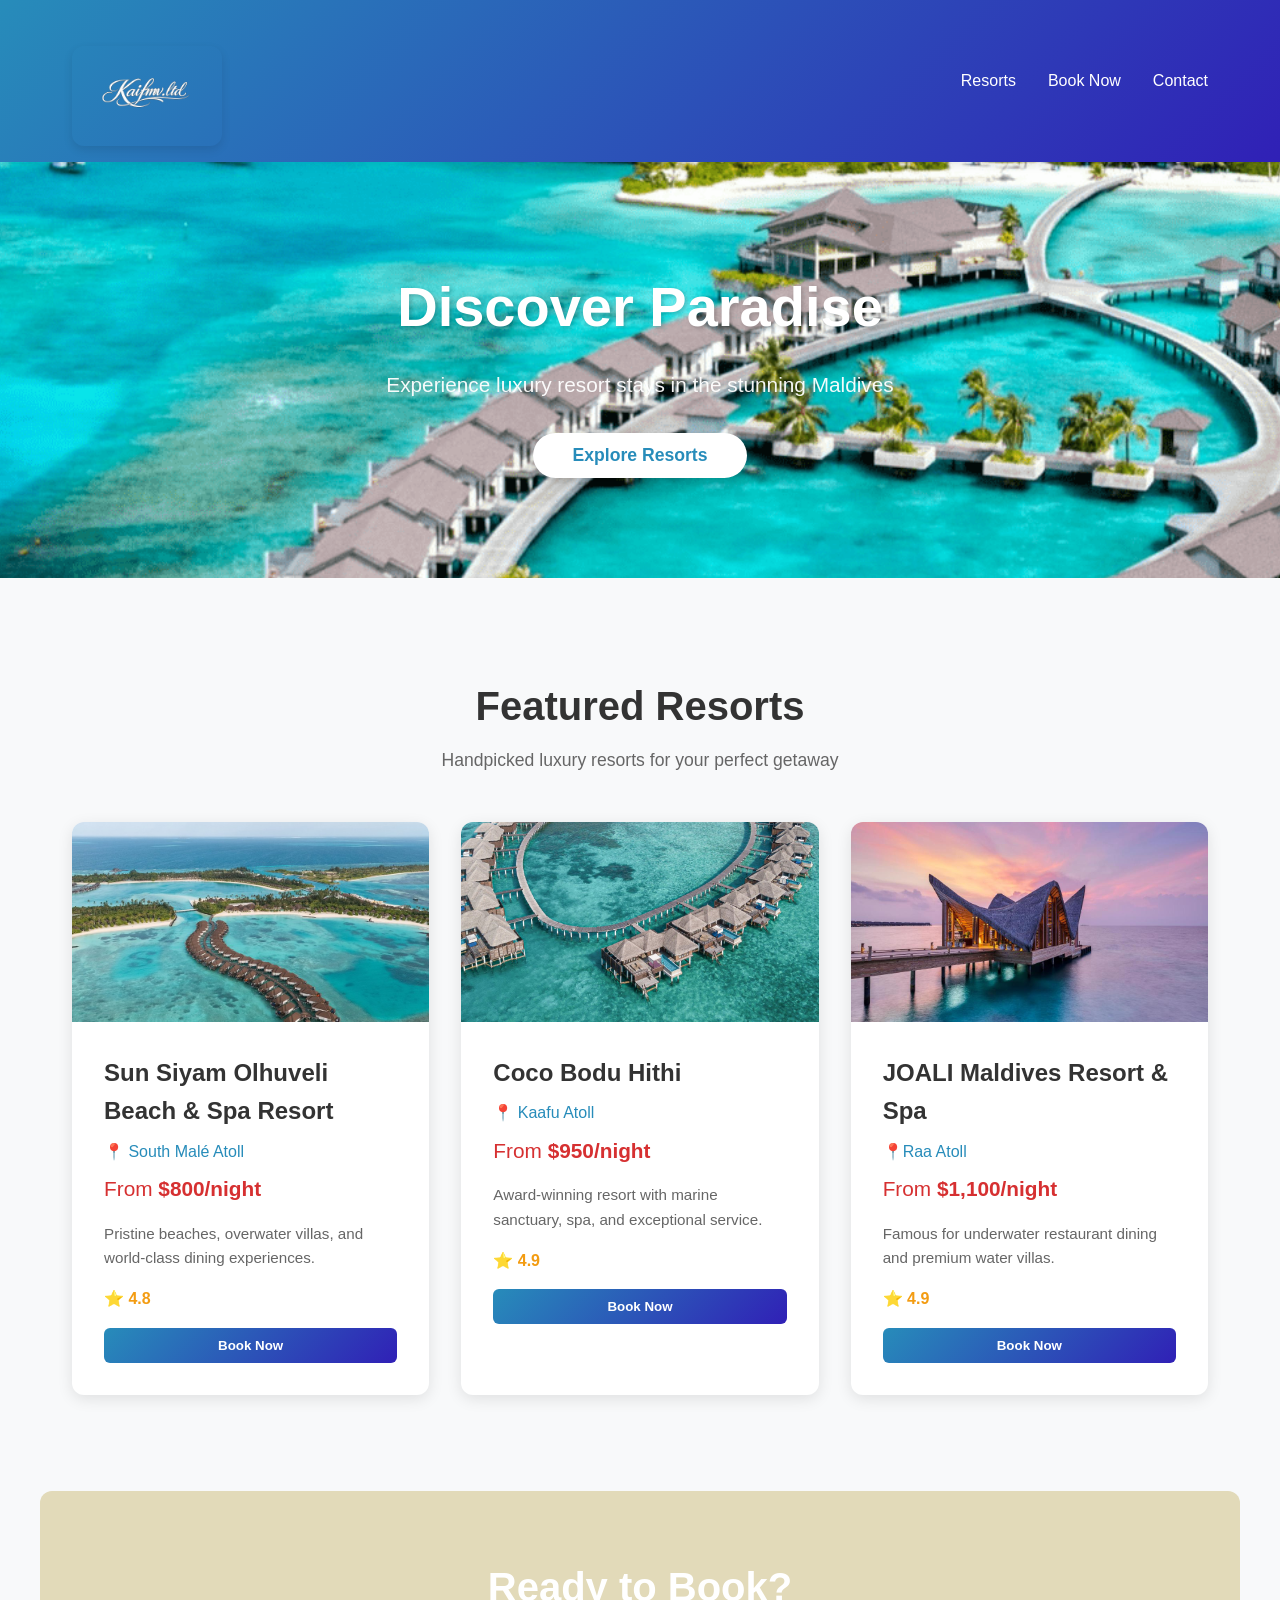
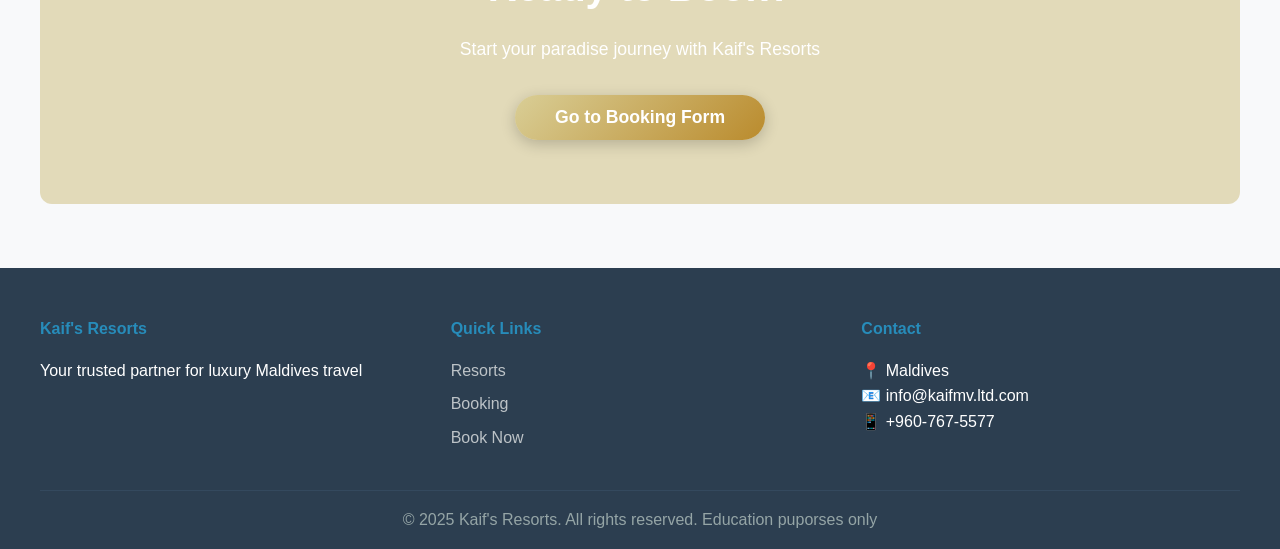
<file: kaiftrvl.mv/Index.html>
<!DOCTYPE html>
<html lang="en">
<head>
  <meta charset="UTF-8">
  <meta name="viewport" content="width=device-width, initial-scale=1.0">
  <title>Kaif's Luxury Resorts - Maldives</title>
  <link rel="stylesheet" href="style.css">
</head>
<body>
  <header class="navbar">
    <div class="navbar-container">
      <img src="kaifmv logo/kaifmv logo.png" alt="Kaif's Resorts Logo" class="logo">
      <nav class="nav-links">
        <a href="#resorts">Resorts</a>
        <a href="#booking">Book Now</a>
        <a href="#contact">Contact</a>
      </nav>
    </div>
  </header>

  <section class="hero">
    <div class="hero-content">
      <h1>Discover Paradise</h1>
      <p>Experience luxury resort stays in the stunning Maldives</p>
      <button class="cta-button" onclick="document.getElementById('resorts').scrollIntoView();">Explore Resorts</button>
    </div>
  </section>

  <section id="resorts" class="resorts-section">
    <h2>Featured Resorts</h2>
    <p class="section-subtitle">Handpicked luxury resorts for your perfect getaway</p>
    
    <div class="resorts-grid">
      <div class="resort-card">
        <div class="resort-image" style="background: url('sunsiyam/sunsiyam.jpg'); background-size: cover; background-position: center;"></div>
        <div class="resort-info">
          <h3>Sun Siyam Olhuveli Beach & Spa Resort</h3>
          <p class="location">📍 South Malé Atoll </p>
          <p class="price">From <strong>$800/night</strong></p>
          <p class="description">Pristine beaches, overwater villas, and world-class dining experiences.</p>
          <div class="rating">⭐ 4.8</div>
          <button class="details-btn" onclick="goToBooking()">Book Now</button>
        </div>
      </div>

      <div class="resort-card">
        <div class="resort-image" style="background: url('coco bodu/coco bodu.jpg'); background-size: cover; background-position: center;"></div>
        <div class="resort-info">
          <h3>Coco Bodu Hithi</h3>
          <p class="location">📍 Kaafu Atoll</p>
          <p class="price">From <strong>$950/night</strong></p>
          <p class="description">Award-winning resort with marine sanctuary, spa, and exceptional service.</p>
          <div class="rating">⭐ 4.9</div>
          <button class="details-btn" onclick="goToBooking()">Book Now</button>
        </div>
      </div>

      <div class="resort-card">
        <div class="resort-image" style="background: url('Joali/jaoli.jpg'); background-size: cover; background-position: center;"></div>
        <div class="resort-info">
          <h3> JOALI Maldives Resort & Spa</h3>
          <p class="location">📍Raa Atoll </p>
          <p class="price">From <strong>$1,100/night</strong></p>
          <p class="description">Famous for underwater restaurant dining and premium water villas.</p>
          <div class="rating">⭐ 4.9</div>
          <button class="details-btn" onclick="goToBooking()">Book Now</button>
        </div>
      </div>
    </div>
  </section>

  <section id="booking" class="booking-preview">
    <h2>Ready to Book?</h2>
    <p>Start your paradise journey with Kaif's Resorts</p>
    <button class="cta-button" onclick="goToBooking()">Go to Booking Form</button>
  </section>

  <footer id="contact" class="footer">
    <div class="footer-content">
      <div class="footer-section">
        <h4>Kaif's Resorts</h4>
        <p>Your trusted partner for luxury Maldives travel</p>
      </div>
      <div class="footer-section">
        <h4>Quick Links</h4>
        <ul>
          <li><a href="#resorts">Resorts</a></li>
          <li><a href="#booking">Booking</a></li>
          <li><a href="booking.html">Book Now</a></li>
        </ul>
      </div>
      <div class="footer-section">
        <h4>Contact</h4>
        <p>📍 Maldives</p>
        <p>📧 info@kaifmv.ltd.com</p>
        <p>📱 +960-767-5577</p>
      </div>
    </div>
    <p class="footer-bottom">© 2025 Kaif's Resorts. All rights reserved. Education puporses only</p>
  </footer>

  <script src="script.js"></script>
</body>
</html>
</file>
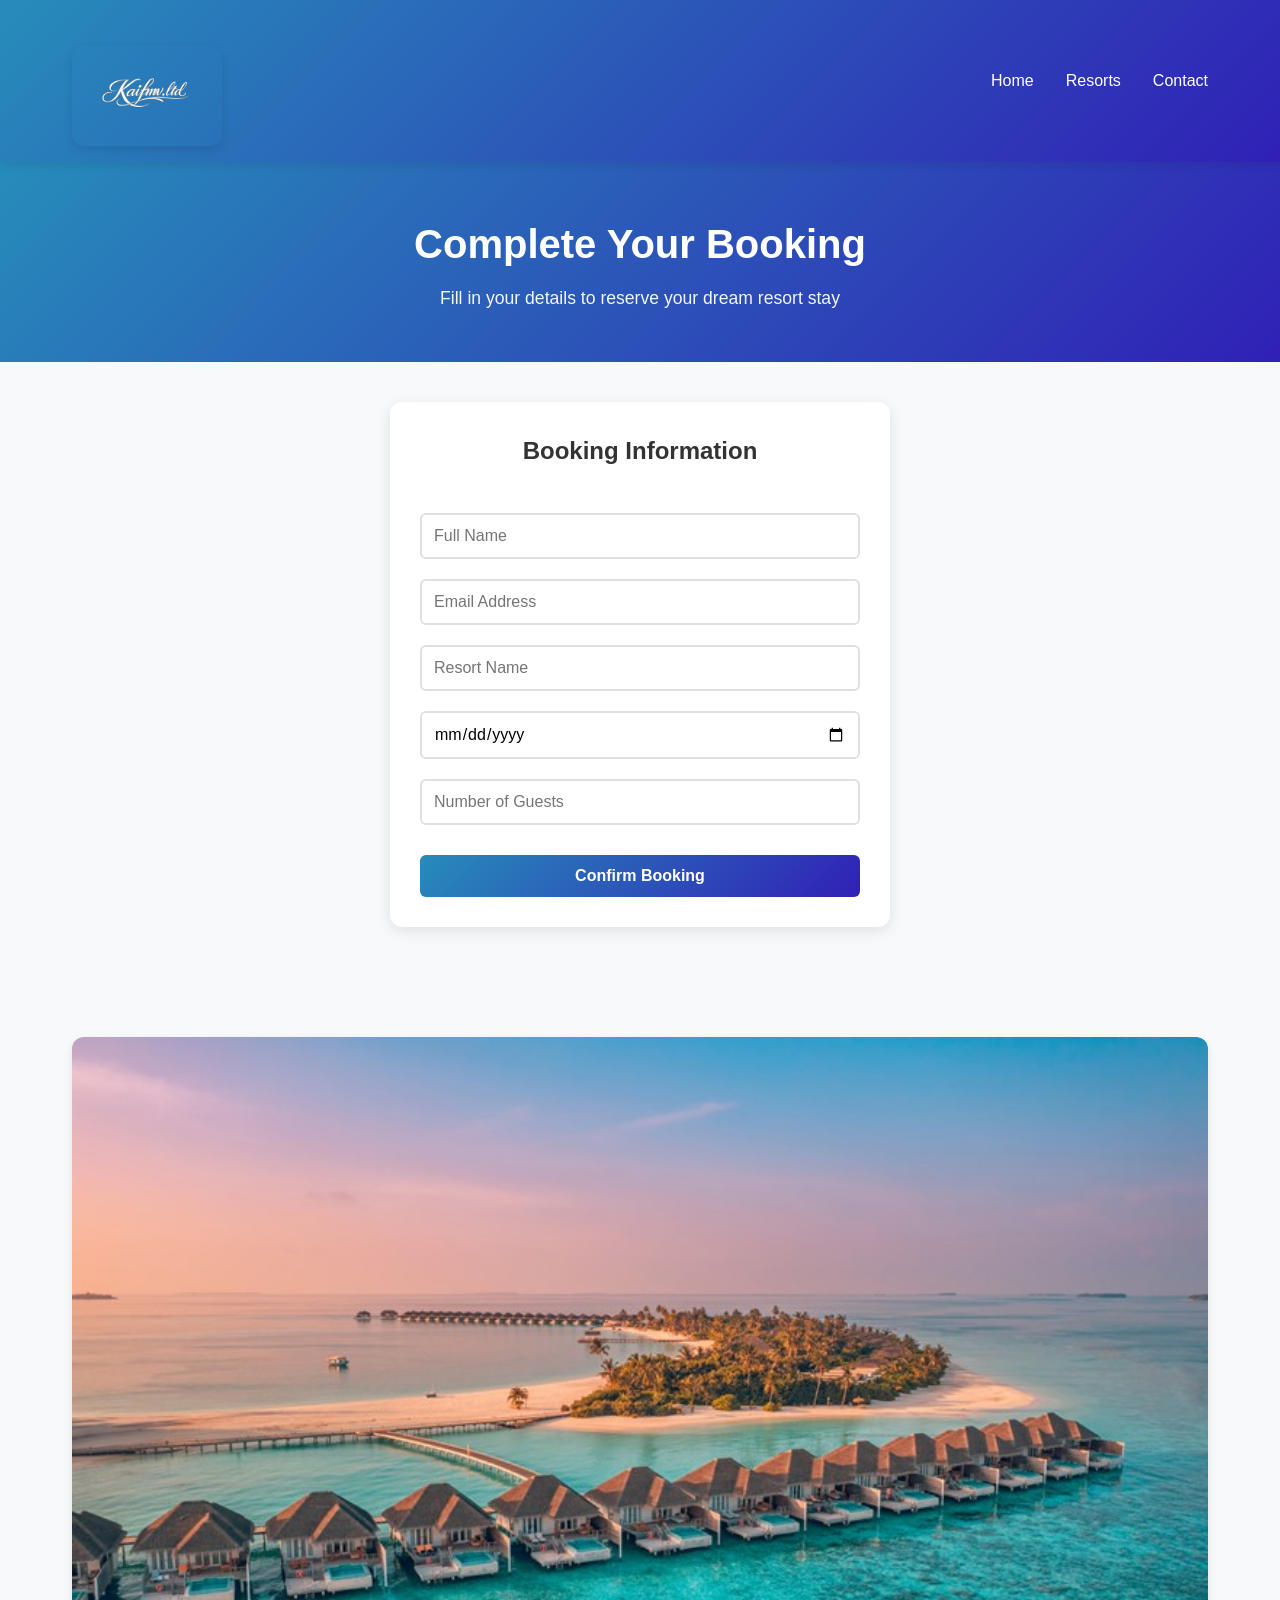
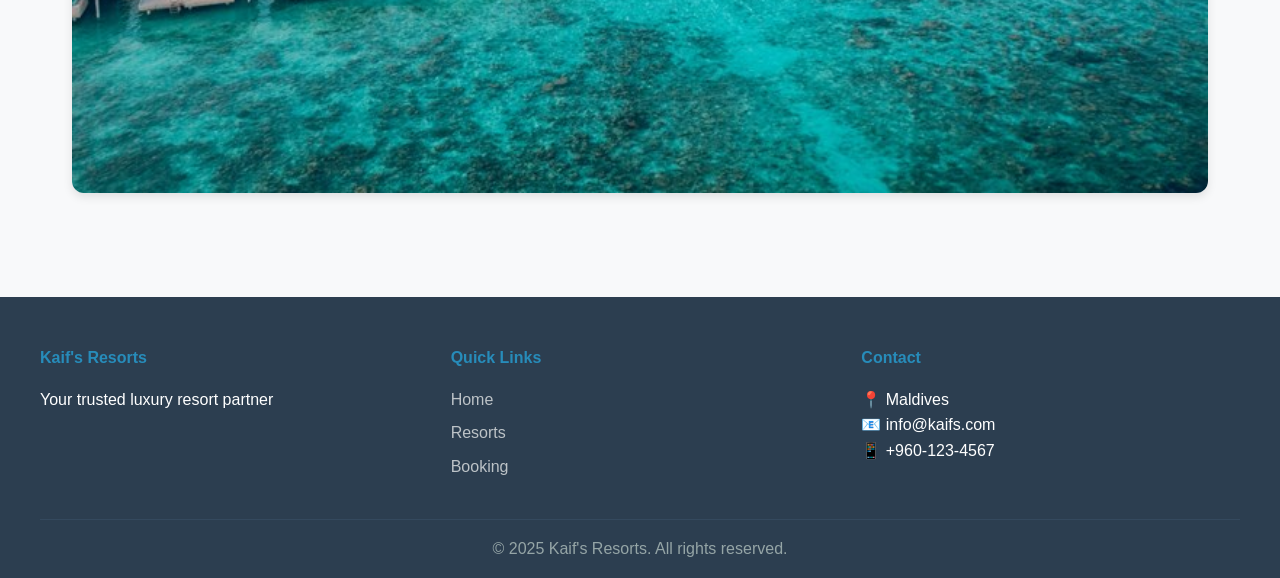
<file: kaiftrvl.mv/booking.html>
<!DOCTYPE html>
<html lang="en">
<head>
  <meta charset="UTF-8">
  <meta name="viewport" content="width=device-width, initial-scale=1.0">
  <title>Book Your Resort - Kaif's Resorts</title>
  <link rel="stylesheet" href="style.css">
</head>
<body>
  <header class="navbar">
    <div class="navbar-container">
      <img src="kaifmv logo/kaifmv logo.png" alt="Kaif's Resorts Logo" class="logo">
      <nav class="nav-links">
        <a href="Index.html">Home</a>
        <a href="Index.html#resorts">Resorts</a>
        <a href="#contact">Contact</a>
      </nav>
    </div>
  </header>

  <div class="booking-hero">
    <h1>Complete Your Booking</h1>
    <p>Fill in your details to reserve your dream resort stay</p>
  </div>

  <form onsubmit="submitForm(event)">
    <h2>Booking Information</h2>
    <input type="text" placeholder="Full Name" name="fullName" required>
    <input type="email" placeholder="Email Address" name="email" required>
    <input type="text" placeholder="Resort Name" name="resort" required>
    <input type="date" placeholder="Check-in Date" name="checkInDate" required>
    <input type="number" placeholder="Number of Guests" id="guestCount" name="guestCount" min="1" max="10" required onchange="generateGuestFields()">
    
    <div id="guestNamesContainer" style="display: none; margin-top: 20px;">
      <h3 style="color: #333; margin-bottom: 15px;">Guest Names</h3>
      <div id="guestNameFields"></div>
    </div>
    
    <button type="submit">Confirm Booking</button>
  </form>

  <div style="max-width: 1200px; margin: 3rem auto; padding: 2rem;">
    <img src="resort image/ssiv_general_04.jpg" alt="Resort image" style="width: 100%; border-radius: 12px;">
  </div>

  <footer class="footer">
    <div class="footer-content">
      <div class="footer-section">
        <h4>Kaif's Resorts</h4>
        <p>Your trusted luxury resort partner</p>
      </div>
      <div class="footer-section">
        <h4>Quick Links</h4>
        <ul>
          <li><a href="Index.html">Home</a></li>
          <li><a href="Index.html#resorts">Resorts</a></li>
          <li><a href="booking.html">Booking</a></li>
        </ul>
      </div>
      <div class="footer-section">
        <h4>Contact</h4>
        <p>📍 Maldives</p>
        <p>📧 info@kaifs.com</p>
        <p>📱 +960-123-4567</p>
      </div>
    </div>
    <p class="footer-bottom">© 2025 Kaif's Resorts. All rights reserved.</p>
  </footer>

  <script>
    function generateGuestFields() {
      const guestCount = document.getElementById('guestCount').value;
      const container = document.getElementById('guestNameFields');
      const guestNamesContainer = document.getElementById('guestNamesContainer');
      
      container.innerHTML = '';
      
      if (guestCount && guestCount > 0) {
        guestNamesContainer.style.display = 'block';
        
        for (let i = 1; i <= guestCount; i++) {
          const input = document.createElement('input');
          input.type = 'text';
          input.placeholder = `Guest ${i} Name`;
          input.required = true;
          input.style.marginBottom = '10px';
          container.appendChild(input);
        }
      } else {
        guestNamesContainer.style.display = 'none';
      }
    }
    
    function submitForm(e) {
      e.preventDefault();
      window.location.href = "thankyou.html";
    }
  </script>
</body>
</html>
</file>
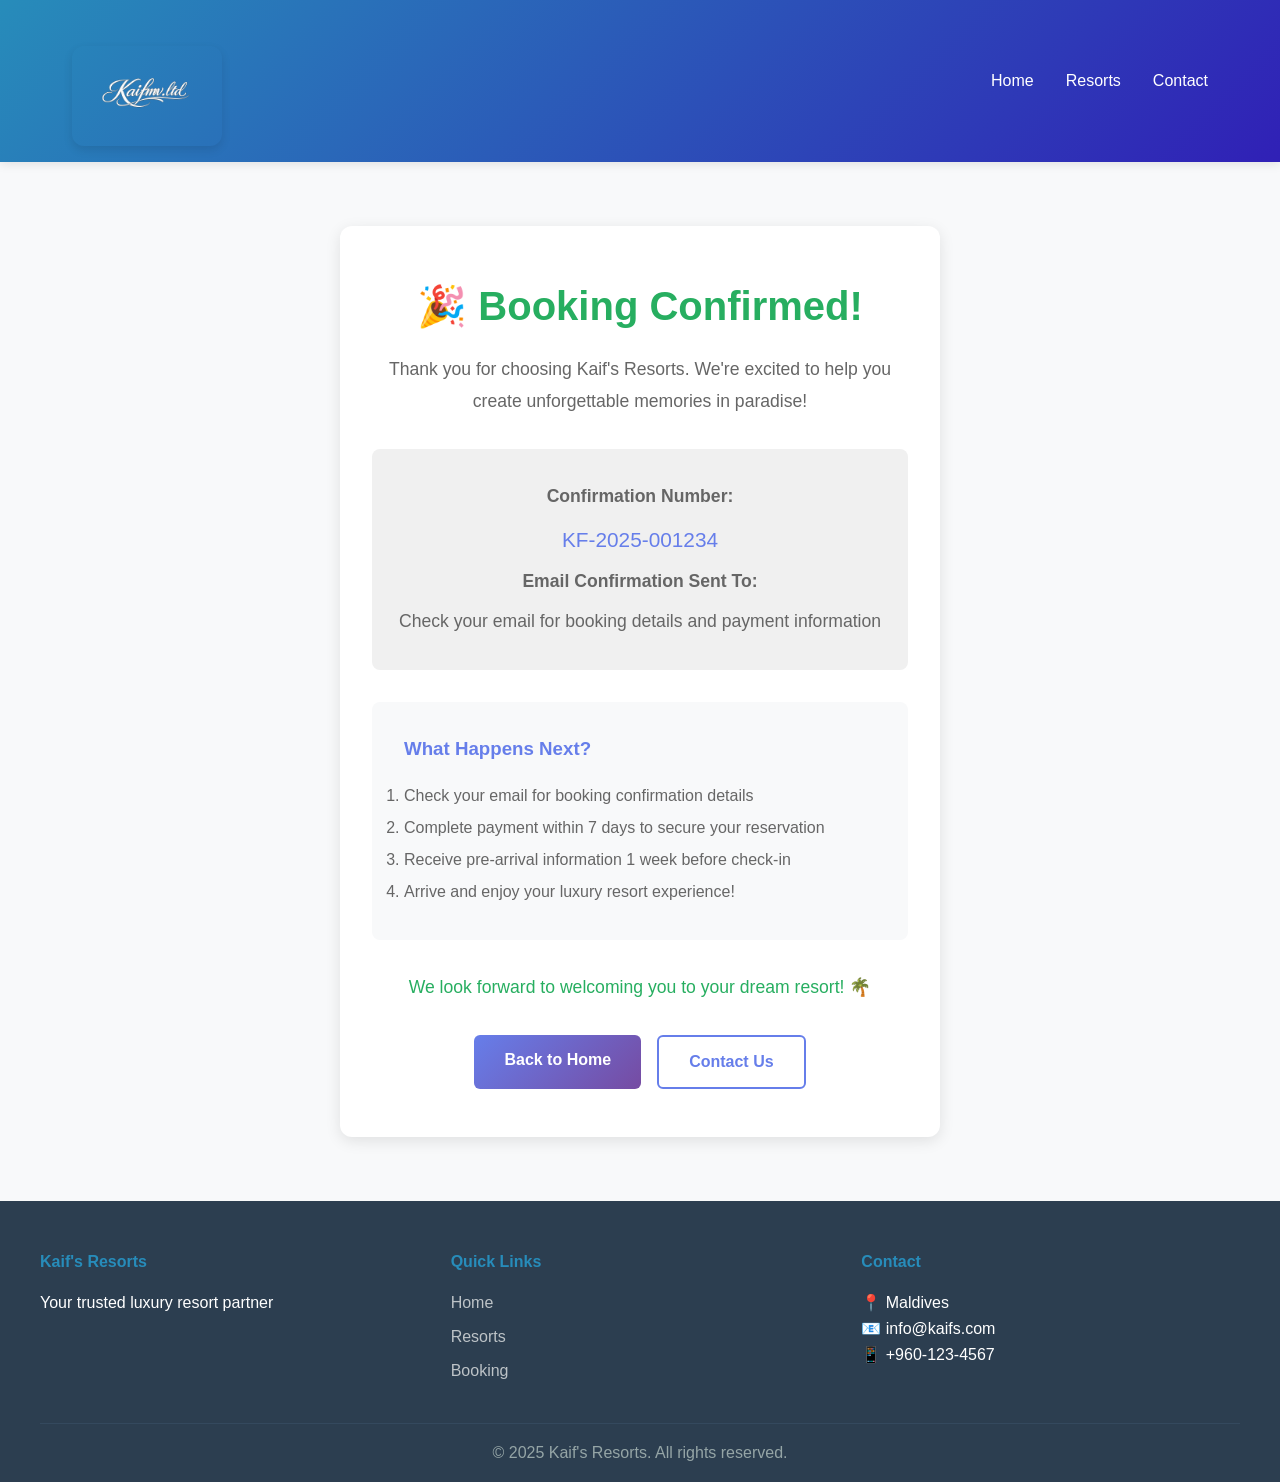
<file: kaiftrvl.mv/thankyou.html>
<!DOCTYPE html>
<html lang="en">
<head>
  <meta charset="UTF-8">
  <meta name="viewport" content="width=device-width, initial-scale=1.0">
  <title>Booking Confirmed - Kaif's Resorts</title>
  <link rel="stylesheet" href="style.css">
  <style>
    .thank-you-section {
      max-width: 600px;
      margin: 4rem auto;
      padding: 3rem 2rem;
      background: white;
      border-radius: 12px;
      box-shadow: 0 4px 15px rgba(0, 0, 0, 0.1);
      text-align: center;
    }
    
    .thank-you-section h1 {
      color: #27ae60;
      font-size: 2.5rem;
      margin-bottom: 1rem;
    }
    
    .thank-you-section p {
      color: #666;
      font-size: 1.1rem;
      margin-bottom: 2rem;
      line-height: 1.8;
    }
    
    .confirmation-number {
      background: #f0f0f0;
      padding: 1.5rem;
      border-radius: 8px;
      margin: 2rem 0;
      color: #333;
    }
    
    .confirmation-number p {
      margin: 0.5rem 0;
      font-weight: 500;
    }
    
    .next-steps {
      text-align: left;
      background: #f8f9fa;
      padding: 2rem;
      border-radius: 8px;
      margin: 2rem 0;
    }
    
    .next-steps h3 {
      color: #667eea;
      margin-bottom: 1rem;
    }
    
    .next-steps ol {
      color: #666;
      line-height: 2;
    }
    
    .action-buttons {
      display: flex;
      gap: 1rem;
      justify-content: center;
      margin-top: 2rem;
      flex-wrap: wrap;
    }
    
    .home-btn, .contact-btn {
      padding: 12px 30px;
      border: none;
      border-radius: 6px;
      font-weight: bold;
      cursor: pointer;
      text-decoration: none;
      display: inline-block;
      transition: all 0.3s;
    }
    
    .home-btn {
      background: linear-gradient(135deg, #667eea 0%, #764ba2 100%);
      color: white;
    }
    
    .contact-btn {
      background: white;
      color: #667eea;
      border: 2px solid #667eea;
    }
    
    .home-btn:hover {
      transform: translateY(-2px);
      box-shadow: 0 4px 12px rgba(102, 126, 234, 0.4);
    }
    
    .contact-btn:hover {
      background: #f0f0f0;
    }
  </style>
</head>
<body>
  <header class="navbar">
    <div class="navbar-container">
      <img src="kaifmv logo/kaifmv logo.png" alt="Kaif's Resorts Logo" class="logo">
      <nav class="nav-links">
        <a href="Index.html">Home</a>
        <a href="Index.html#resorts">Resorts</a>
        <a href="#contact">Contact</a>
      </nav>
    </div>
  </header>

  <div class="thank-you-section">
    <h1>🎉 Booking Confirmed!</h1>
    <p>Thank you for choosing Kaif's Resorts. We're excited to help you create unforgettable memories in paradise!</p>
    
    <div class="confirmation-number">
      <p><strong>Confirmation Number:</strong></p>
      <p style="font-size: 1.3rem; color: #667eea;">KF-2025-001234</p>
      <p><strong>Email Confirmation Sent To:</strong></p>
      <p>Check your email for booking details and payment information</p>
    </div>

    <div class="next-steps">
      <h3>What Happens Next?</h3>
      <ol>
        <li>Check your email for booking confirmation details</li>
        <li>Complete payment within 7 days to secure your reservation</li>
        <li>Receive pre-arrival information 1 week before check-in</li>
        <li>Arrive and enjoy your luxury resort experience!</li>
      </ol>
    </div>

    <p style="color: #27ae60; font-weight: 500;">We look forward to welcoming you to your dream resort! 🌴</p>

    <div class="action-buttons">
      <a href="Index.html" class="home-btn">Back to Home</a>
      <a href="Index.html#contact" class="contact-btn">Contact Us</a>
    </div>
  </div>

  <footer class="footer">
    <div class="footer-content">
      <div class="footer-section">
        <h4>Kaif's Resorts</h4>
        <p>Your trusted luxury resort partner</p>
      </div>
      <div class="footer-section">
        <h4>Quick Links</h4>
        <ul>
          <li><a href="Index.html">Home</a></li>
          <li><a href="Index.html#resorts">Resorts</a></li>
          <li><a href="booking.html">Booking</a></li>
        </ul>
      </div>
      <div class="footer-section">
        <h4>Contact</h4>
        <p>📍 Maldives</p>
        <p>📧 info@kaifs.com</p>
        <p>📱 +960-123-4567</p>
      </div>
    </div>
    <p class="footer-bottom">© 2025 Kaif's Resorts. All rights reserved.</p>
  </footer>
</body>
</html>
</file>
<file: kaiftrvl.mv/style.css>
* {
  margin: 0;
  padding: 0;
  box-sizing: border-box;
}

body {
  font-family: 'Segoe UI', Tahoma, Geneva, Verdana, sans-serif;
  line-height: 1.6;
  color: #333;
  background-color: #f8f9fa;
}

/* Navbar */
.navbar {
  background: linear-gradient(135deg, #278cba 0%, #3020b6 100%);
  padding: 1rem 0;
  position: sticky;
  top: 0;
  z-index: 100;
  box-shadow: 0 2px 10px rgba(0, 0, 0, 0.1);
}

.navbar-container {
  max-width: 1200px;
  margin: 0 auto;
  display: flex;
  justify-content: space-between;
  align-items: center;
  padding: 0 2rem;
}

.logo {
  max-width: 150px;
  height: auto;
  object-fit: contain;
}

.nav-links {
  display: flex;
  gap: 2rem;
}

.nav-links a {
  color: white;
  text-decoration: none;
  font-weight: 500;
  transition: opacity 0.3s;
}

.nav-links a:hover {
  opacity: 0.8;
}

/* Hero Section */
.hero {
  background: url('discover paradise bg/discover paradise bg.png');
  background-size: cover;
  background-position: center;
  color: white;
  padding: 100px 2rem;
  text-align: center;
  background-attachment: fixed;
}

.hero-content {
  max-width: 1200px;
  margin: 0 auto;
}

.hero h1 {
  font-size: 3.5rem;
  margin-bottom: 1rem;
  text-shadow: 2px 2px 4px rgba(0, 0, 0, 0.2);
}

.hero p {
  font-size: 1.3rem;
  margin-bottom: 2rem;
  opacity: 0.95;
}

.cta-button {
  background: white;
  color: #278cba;
  padding: 12px 40px;
  border: none;
  border-radius: 50px;
  font-size: 1.1rem;
  font-weight: bold;
  cursor: pointer;
  transition: all 0.3s;
  box-shadow: 0 4px 15px rgba(0, 0, 0, 0.2);
}

.cta-button:hover {
  transform: translateY(-3px);
  box-shadow: 0 6px 20px rgba(0, 0, 0, 0.3);
}

/* Resorts Section */
.resorts-section {
  max-width: 1200px;
  margin: 4rem auto;
  padding: 2rem;
}

.resorts-section h2 {
  font-size: 2.5rem;
  text-align: center;
  color: #333;
  margin-bottom: 0.5rem;
}

.section-subtitle {
  text-align: center;
  color: #666;
  margin-bottom: 3rem;
  font-size: 1.1rem;
}

.resorts-grid {
  display: grid;
  grid-template-columns: repeat(auto-fit, minmax(300px, 1fr));
  gap: 2rem;
  margin: 0 auto;
}

.resort-card {
  background: white;
  border-radius: 12px;
  overflow: hidden;
  box-shadow: 0 4px 15px rgba(0, 0, 0, 0.1);
  transition: transform 0.3s, box-shadow 0.3s;
}

.resort-card:hover {
  transform: translateY(-8px);
  box-shadow: 0 8px 25px rgba(0, 0, 0, 0.15);
}

.resort-image {
  height: 200px;
  background-size: cover;
  background-position: center;
}

.resort-info {
  padding: 2rem;
}

.resort-info h3 {
  font-size: 1.5rem;
  color: #333;
  margin-bottom: 0.5rem;
}

.location {
  color: #278cba;
  font-weight: 500;
  margin-bottom: 0.5rem;
}

.price {
  font-size: 1.3rem;
  color: #d63031;
  margin-bottom: 1rem;
}

.description {
  color: #666;
  margin-bottom: 1rem;
  font-size: 0.95rem;
}

.rating {
  color: #f39c12;
  font-weight: bold;
  margin-bottom: 1rem;
}

.details-btn {
  width: 100%;
  padding: 10px 20px;
  background: linear-gradient(135deg, #278cba 0%, #3020b6 100%);
  color: white;
  border: none;
  border-radius: 6px;
  font-weight: bold;
  cursor: pointer;
  transition: all 0.3s;
}

.details-btn:hover {
  transform: scale(1.02);
  box-shadow: 0 4px 12px rgba(102, 126, 234, 0.4);
}

/* Booking Preview Section */
.booking-preview {
  background: #e2dab9;
  color: white;
  padding: 4rem 2rem;
  text-align: center;
  border-radius: 12px;
  margin: 3rem 2rem;
  max-width: 1200px;
  margin-left: auto;
  margin-right: auto;
}

.booking-preview h2 {
  font-size: 2.5rem;
  margin-bottom: 1rem;
}

.booking-preview p {
  font-size: 1.1rem;
  margin-bottom: 2rem;
}

.booking-preview .cta-button {
  background: linear-gradient(135deg, #d9ce96 0%, #ba8b2d 100%);
  color: white;
}

.booking-preview .cta-button:hover {
  background: linear-gradient(135deg, #e8dfa8 0%, #cc9d3f 100%);
}

/* Footer */
.footer {
  background: #2c3e50;
  color: white;
  padding: 3rem 2rem 1rem;
  margin-top: 4rem;
}

.footer-content {
  max-width: 1200px;
  margin: 0 auto;
  display: grid;
  grid-template-columns: repeat(auto-fit, minmax(250px, 1fr));
  gap: 2rem;
  margin-bottom: 2rem;
}

.footer-section h4 {
  margin-bottom: 1rem;
  color: #278cba;
}

.footer-section ul {
  list-style: none;
}

.footer-section ul li {
  margin-bottom: 0.5rem;
}

.footer-section a {
  color: #bdc3c7;
  text-decoration: none;
  transition: color 0.3s;
}

.footer-section a:hover {
  color: #278cba;
}

.footer-bottom {
  text-align: center;
  border-top: 1px solid #34495e;
  padding-top: 1rem;
  color: #95a5a6;
  max-width: 1200px;
  margin: 0 auto;
}

/* Form Styling */
form {
  max-width: 500px;
  margin: 40px auto;
  padding: 30px;
  background: white;
  border-radius: 12px;
  box-shadow: 0 4px 15px rgba(0, 0, 0, 0.1);
}

form h2 {
  text-align: center;
  color: #333;
  margin-bottom: 2rem;
}

form input {
  width: 100%;
  padding: 12px;
  margin: 10px 0;
  border: 2px solid #e0e0e0;
  border-radius: 6px;
  font-size: 16px;
  font-family: 'Segoe UI', Tahoma, Geneva, Verdana, sans-serif;
  box-sizing: border-box;
  transition: border-color 0.3s;
}

form input[type="date"] {
  font-family: 'Segoe UI', Tahoma, Geneva, Verdana, sans-serif;
  font-size: 16px;
}

form input:focus {
  outline: none;
  border-color: #278cba;
}

form button {
  width: 100%;
  padding: 12px;
  margin-top: 20px;
  background: linear-gradient(135deg, #278cba 0%, #3020b6 100%);
  color: white;
  border: none;
  border-radius: 6px;
  font-size: 16px;
  font-weight: bold;
  cursor: pointer;
  transition: all 0.3s;
}

form button:hover {
  transform: translateY(-2px);
  box-shadow: 0 6px 15px rgba(102, 126, 234, 0.4);
}

/* Image Styling */
img {
  max-width: 100%;
  height: auto;
  border-radius: 12px;
  margin-top: 30px;
  box-shadow: 0 4px 10px rgba(0, 0, 0, 0.1);
}

/* Booking Page Hero */
.booking-hero {
  background: linear-gradient(135deg, #278cba 0%, #3020b6 100%);
  color: white;
  padding: 50px 2rem;
  text-align: center;
  margin-bottom: 2rem;
}

.booking-hero h1 {
  font-size: 2.5rem;
  margin-bottom: 0.5rem;
}

.booking-hero p {
  font-size: 1.1rem;
  opacity: 0.95;
}

/* Responsive */
@media (max-width: 768px) {
  .hero h1 {
    font-size: 2rem;
  }
  
  .resorts-grid {
    grid-template-columns: 1fr;
  }
  
  .nav-links {
    gap: 1rem;
  }
  
  .navbar-container {
    flex-direction: column;
    gap: 1rem;
  }
}
</file>
